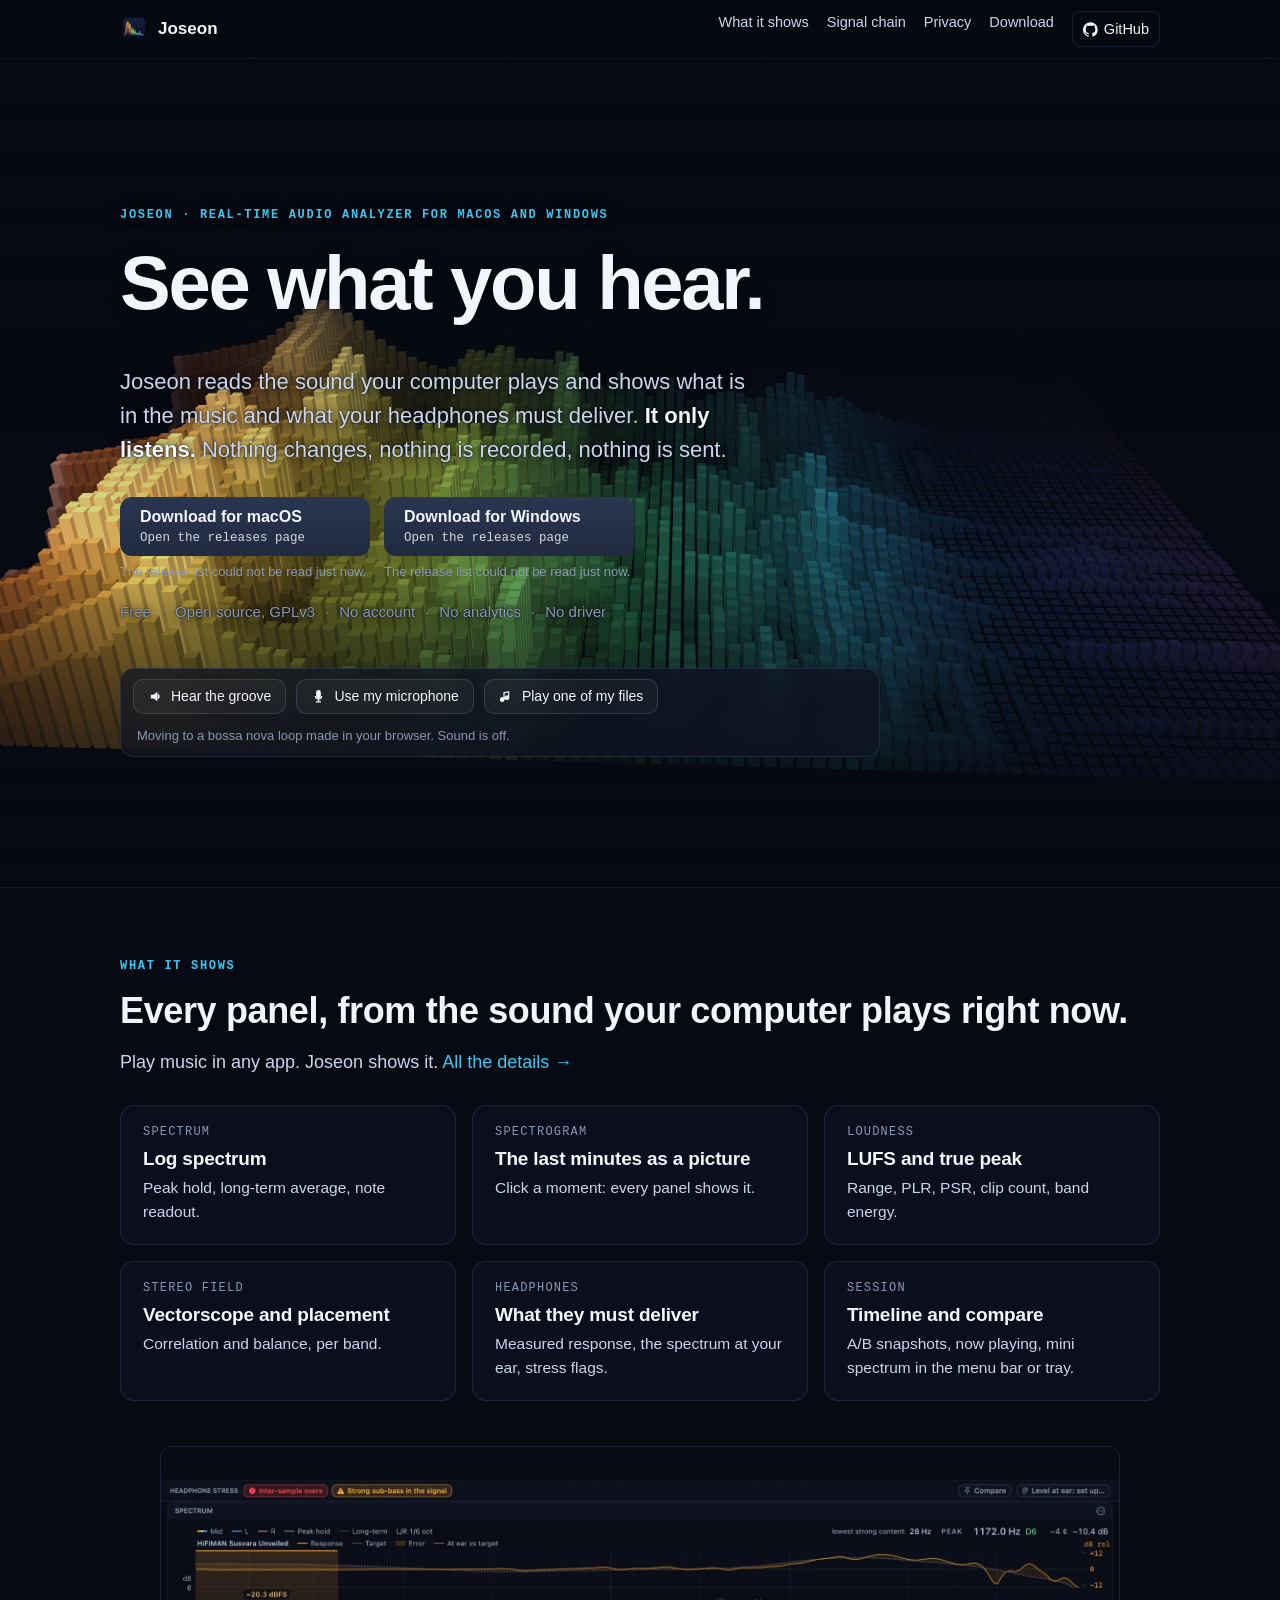
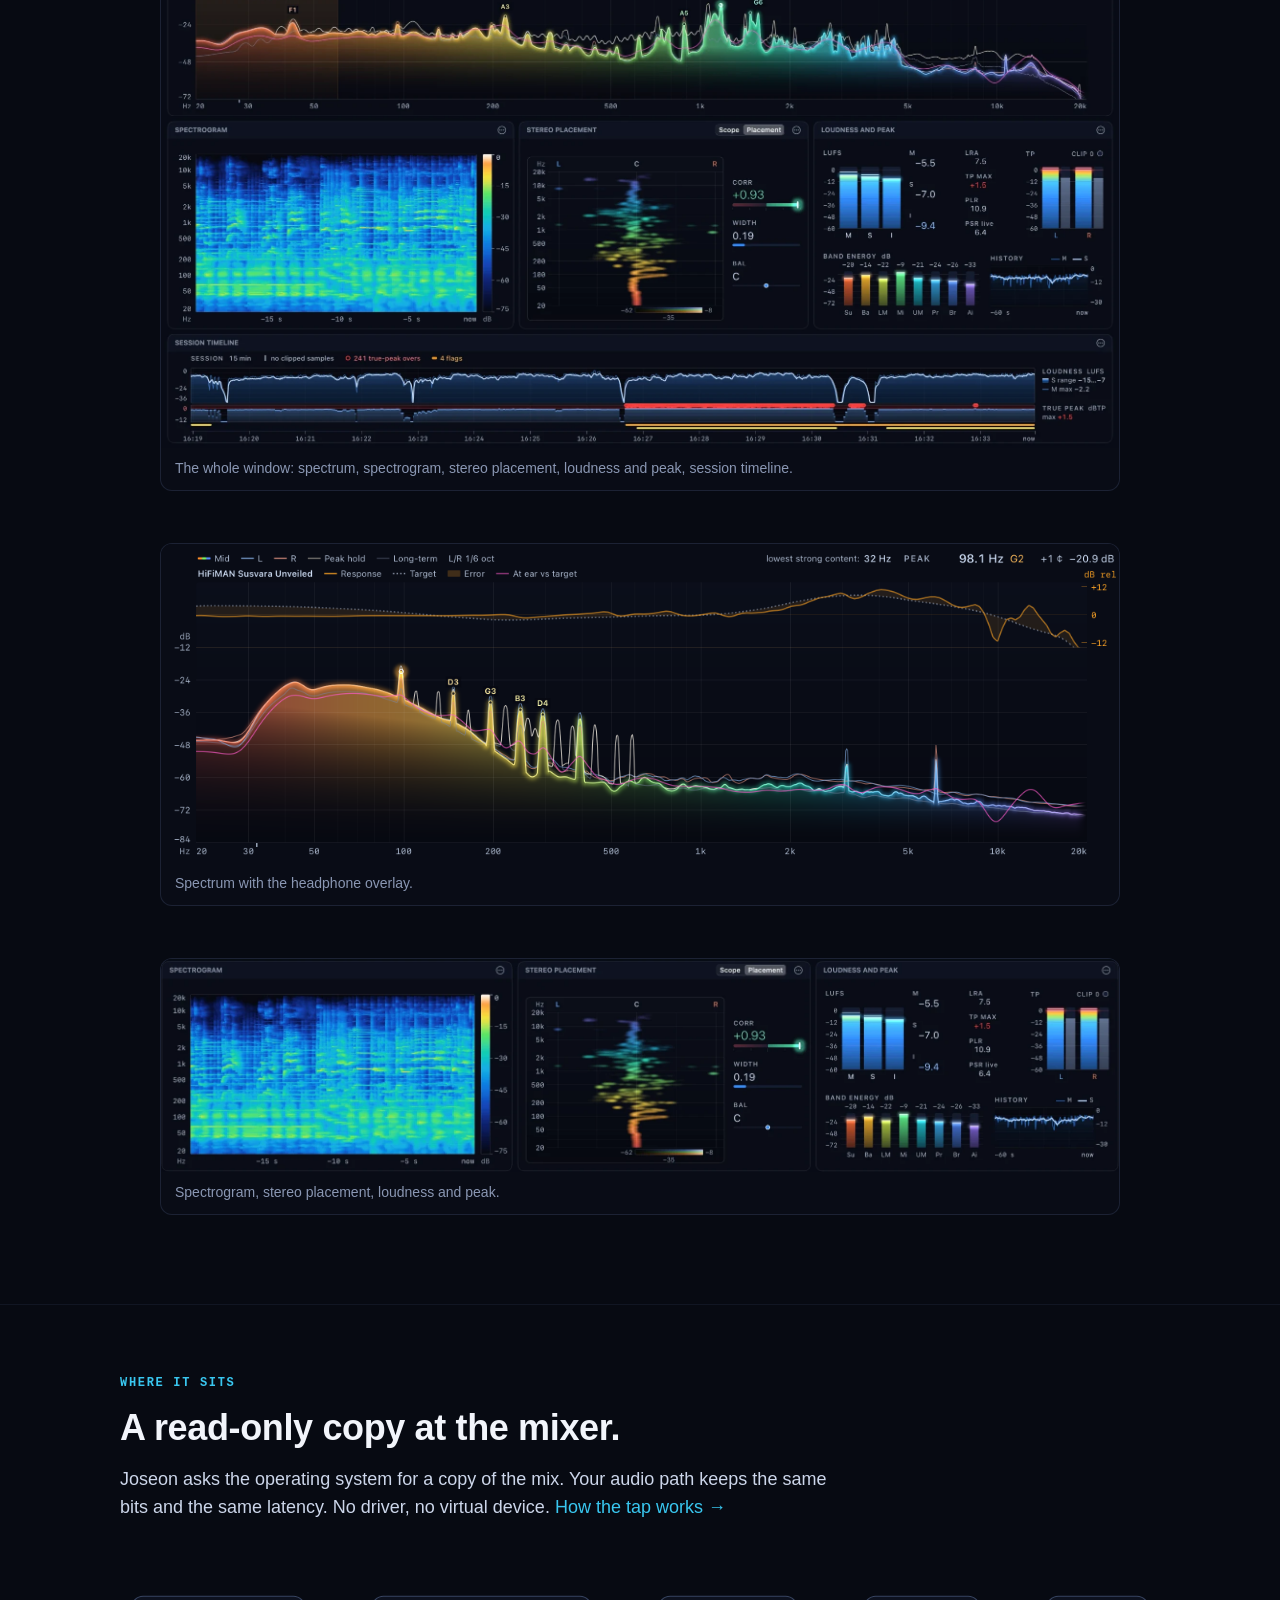
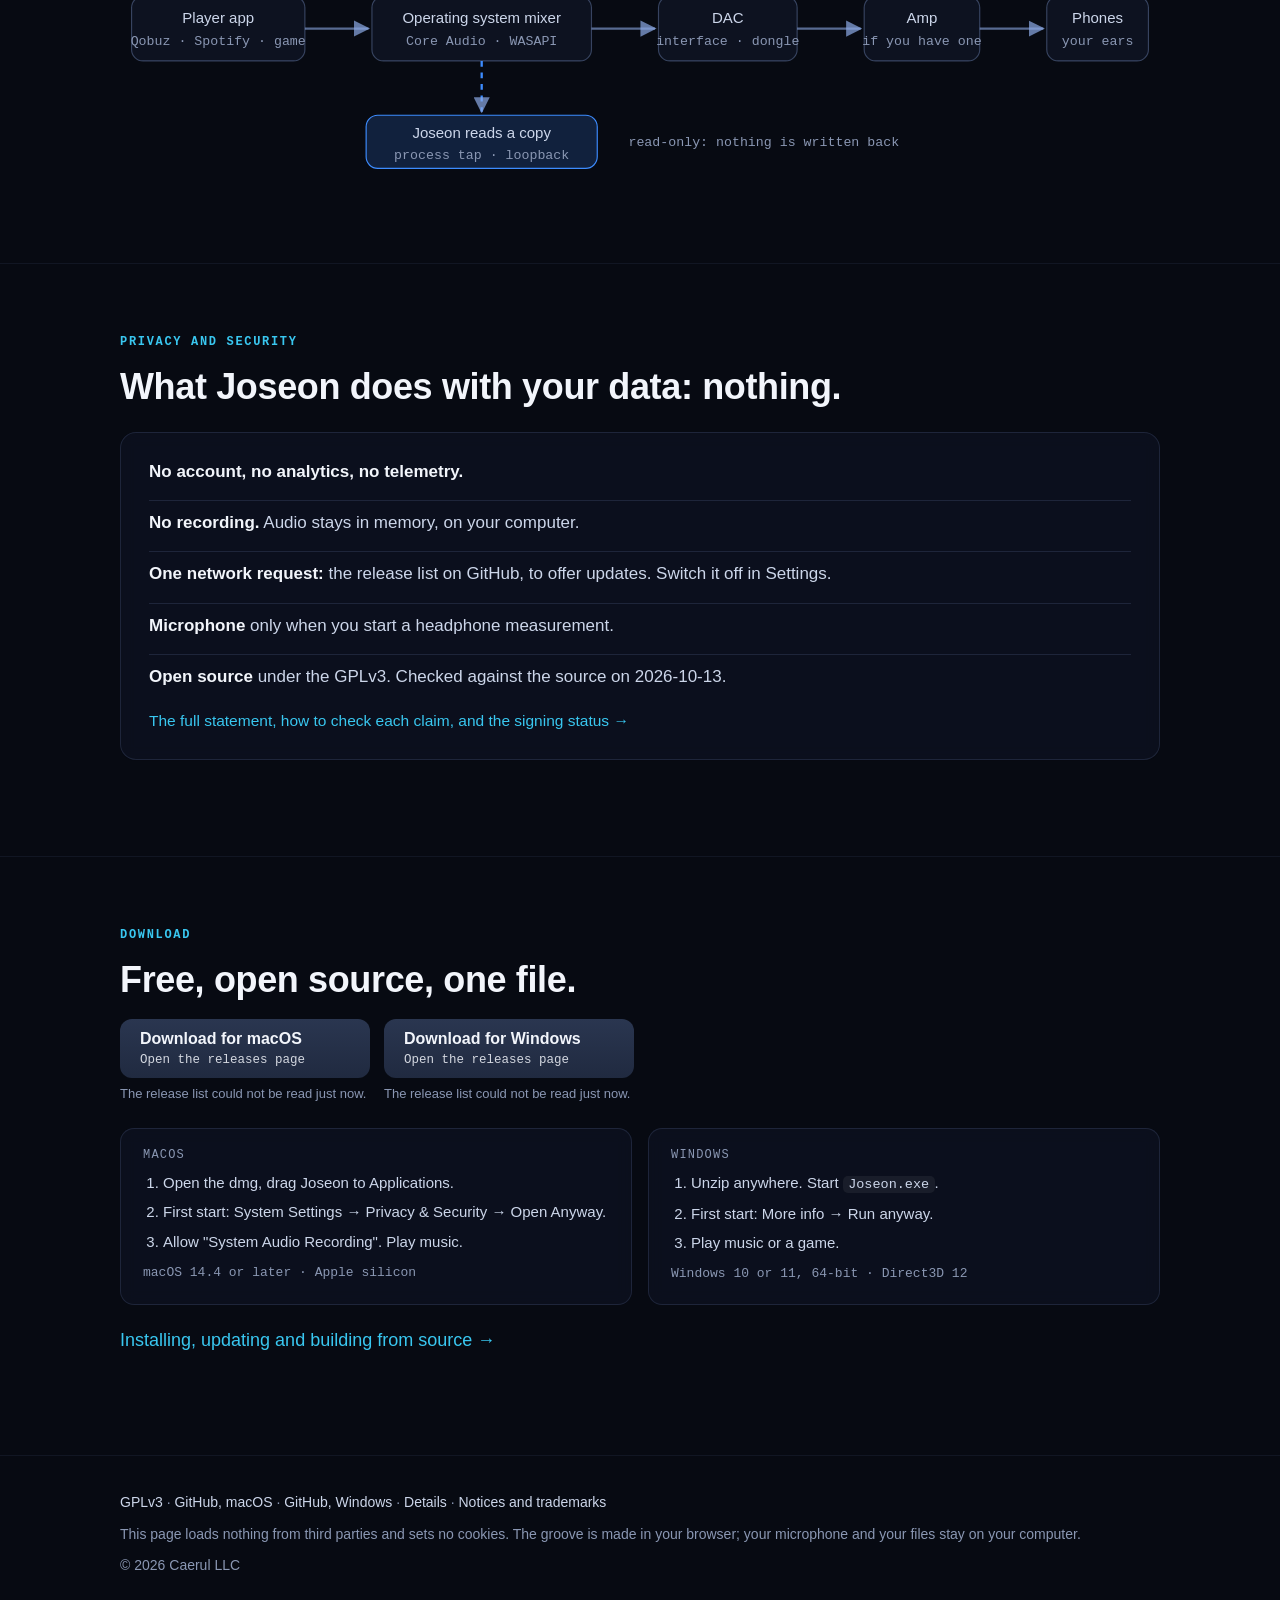
<file: docs/index.html>
<!doctype html>
<html lang="en">
<head>
<meta charset="utf-8">
<meta name="viewport" content="width=device-width, initial-scale=1">
<title>Joseon — See what you hear</title>
<meta name="description" content="Joseon is a free, open-source real-time audio analyzer for macOS and Windows. It shows the spectrum, spectrogram, loudness and stereo field of the sound your computer plays, and what your headphones must deliver. It only listens.">
<meta name="color-scheme" content="dark">
<meta name="theme-color" content="#070A12">
<meta property="og:title" content="Joseon — See what you hear">
<meta property="og:description" content="Free, open-source real-time audio analyzer for macOS and Windows. It only listens: nothing changes in your audio, nothing is recorded, nothing is sent.">
<meta property="og:type" content="website">
<meta property="og:image" content="https://jasas1.github.io/Joseon/site/icon-512.png">
<link rel="icon" type="image/png" sizes="64x64" href="site/favicon-64.png">
<link rel="apple-touch-icon" href="site/icon-256.png">
<link rel="stylesheet" href="site/style.css">
</head>
<body>

<div id="readout" aria-hidden="true"></div>

<nav>
  <div class="wrap">
    <a class="brand" href="#top"><img src="site/icon-256.png" alt="" width="28" height="28">Joseon</a>
    <div class="links">
      <a href="#shows" class="optional">What it shows</a>
      <a href="#chain" class="optional">Signal chain</a>
      <a href="#privacy">Privacy</a>
      <a href="#download">Download</a>
      <a href="https://github.com/jasas1/Joseon" class="gh"><svg viewBox="0 0 16 16" aria-hidden="true"><path d="M8 .2a8 8 0 0 0-2.5 15.6c.4 0 .5-.2.5-.4v-1.5c-2.2.5-2.7-1-2.7-1-.4-.9-.9-1.2-.9-1.2-.7-.5.1-.5.1-.5.8.1 1.2.8 1.2.8.7 1.3 1.9.9 2.3.7.1-.5.3-.9.5-1.1-1.8-.2-3.6-.9-3.6-4 0-.9.3-1.6.8-2.1-.1-.2-.4-1 .1-2.1 0 0 .7-.2 2.2.8a7.6 7.6 0 0 1 4 0c1.5-1 2.2-.8 2.2-.8.5 1.1.2 1.9.1 2.1.5.5.8 1.2.8 2.1 0 3.1-1.9 3.8-3.6 4 .3.2.5.7.5 1.4v2.2c0 .2.1.5.6.4A8 8 0 0 0 8 .2z"/></svg>GitHub</a>
    </div>
  </div>
</nav>

<main id="top">

<section class="hero">
  <canvas id="field" aria-hidden="true"></canvas>
  <div id="veil" aria-hidden="true"></div>
  <div class="wrap">
    <div class="eyebrow">Joseon · real-time audio analyzer for macOS and Windows</div>
    <h1>See what you hear.</h1>
    <p class="lede">Joseon reads the sound your computer plays and shows what is in the music and what your
      headphones must deliver. <b>It only listens.</b> Nothing changes, nothing is recorded, nothing is sent.</p>

    <div class="downloads">
      <div class="download" data-download="mac">
        <a class="btn" href="https://github.com/jasas1/Joseon/releases">
          <span>Download for macOS</span>
          <span class="btn-sub">Reading the release list…</span>
        </a>
        <div class="meta"></div>
      </div>
      <div class="download" data-download="win">
        <a class="btn" href="https://github.com/jasas1/JoseonPC/releases">
          <span>Download for Windows</span>
          <span class="btn-sub">Reading the release list…</span>
        </a>
        <div class="meta"></div>
      </div>
    </div>
    <p class="sub"><span>Free</span><span>Open source, GPLv3</span><span>No account</span><span>No analytics</span><span>No driver</span></p>

    <div id="sound" role="group" aria-label="Sound for the background">
      <button class="chip" id="btn-listen" type="button" disabled>
        <svg viewBox="0 0 16 16"><path d="M3 6v4h3l4 3V3L6 6H3zm9.5 2a3.5 3.5 0 0 0-2-3.15v6.3A3.5 3.5 0 0 0 12.5 8z"/></svg>
        <span>Hear the groove</span>
      </button>
      <button class="chip" id="btn-mic" type="button">
        <svg viewBox="0 0 16 16"><path d="M8 1a2.5 2.5 0 0 0-2.5 2.5v4a2.5 2.5 0 0 0 5 0v-4A2.5 2.5 0 0 0 8 1zm-4 6.5h1.3a2.7 2.7 0 0 0 5.4 0H12a4 4 0 0 1-3.35 3.95V13h2v1.3H5.35V13h2v-1.55A4 4 0 0 1 4 7.5z"/></svg>
        <span>Use my microphone</span>
      </button>
      <button class="chip" id="btn-file" type="button">
        <svg viewBox="0 0 16 16"><path d="M11 1v8.3a2.5 2.5 0 1 1-1.3-2.2V3.6L6 4.5v6.8a2.5 2.5 0 1 1-1.3-2.2V3.4L11 2z"/></svg>
        <span>Play one of my files</span>
      </button>
      <input type="file" id="file-input" accept="audio/*" hidden>
      <div id="sound-status">The background is a spectrum. Pick what it listens to.</div>
    </div>
  </div>
</section>

<section id="shows">
  <div class="wrap">
    <div class="eyebrow">What it shows</div>
    <h2>Every panel, from the sound your computer plays right now.</h2>
    <p class="intro">Play music in any app. Joseon shows it. <a href="details.html#shows">All the details →</a></p>
    <div class="grid">
      <div class="card"><div class="k">Spectrum</div><h3>Log spectrum</h3><p>Peak hold, long-term average, note readout.</p></div>
      <div class="card"><div class="k">Spectrogram</div><h3>The last minutes as a picture</h3><p>Click a moment: every panel shows it.</p></div>
      <div class="card"><div class="k">Loudness</div><h3>LUFS and true peak</h3><p>Range, PLR, PSR, clip count, band energy.</p></div>
      <div class="card"><div class="k">Stereo field</div><h3>Vectorscope and placement</h3><p>Correlation and balance, per band.</p></div>
      <div class="card"><div class="k">Headphones</div><h3>What they must deliver</h3><p>Measured response, the spectrum at your ear, stress flags.</p></div>
      <div class="card"><div class="k">Session</div><h3>Timeline and compare</h3><p>A/B snapshots, now playing, mini spectrum in the menu bar or tray.</p></div>
    </div>

    <div class="shots">
      <figure class="shot"><img src="screenshots/window.webp" alt="The Joseon window: spectrum with headphone overlay, spectrogram, stereo placement, loudness and peak, and the session timeline" loading="lazy" width="2000" height="1255">
        <figcaption>The whole window: spectrum, spectrogram, stereo placement, loudness and peak, session timeline.</figcaption></figure>
      <figure class="shot"><img src="screenshots/spectrum.png" alt="The spectrum panel of Joseon with the headphone overlay" loading="lazy" width="2400" height="800">
        <figcaption>Spectrum with the headphone overlay.</figcaption></figure>
      <figure class="shot"><img src="screenshots/panels.webp" alt="Three panels of Joseon: spectrogram, stereo placement by frequency, loudness and peak meters" loading="lazy" width="1976" height="440">
        <figcaption>Spectrogram, stereo placement, loudness and peak.</figcaption></figure>
    </div>
  </div>
</section>

<section id="chain">
  <div class="wrap">
    <div class="eyebrow">Where it sits</div>
    <h2>A read-only copy at the mixer.</h2>
    <p class="intro">Joseon asks the operating system for a copy of the mix. Your audio path keeps the same bits and
      the same latency. No driver, no virtual device. <a href="details.html#chain">How the tap works →</a></p>

    <svg class="chain" viewBox="0 0 900 200" role="img" aria-label="Signal chain: a player app sends audio to the operating system mixer, which sends it to the DAC, amplifier and headphones. Joseon receives a read-only copy from the mixer.">
      <defs><marker id="arrow" viewBox="0 0 10 10" refX="9" refY="5" markerWidth="7" markerHeight="7" orient="auto"><path d="M0 0L10 5 0 10z" fill="rgba(140,170,230,0.7)"/></marker></defs>
      <g>
        <rect class="box" x="10" y="40" width="150" height="56" rx="10"/>
        <text x="85" y="63" text-anchor="middle">Player app</text>
        <text class="small" x="85" y="82" text-anchor="middle">Qobuz · Spotify · game</text>
        <path class="wire" d="M160 68 H215" marker-end="url(#arrow)"/>
        <rect class="box" x="218" y="40" width="190" height="56" rx="10"/>
        <text x="313" y="63" text-anchor="middle">Operating system mixer</text>
        <text class="small" x="313" y="82" text-anchor="middle">Core Audio · WASAPI</text>
        <path class="wire" d="M408 68 H463" marker-end="url(#arrow)"/>
        <rect class="box" x="466" y="40" width="120" height="56" rx="10"/>
        <text x="526" y="63" text-anchor="middle">DAC</text>
        <text class="small" x="526" y="82" text-anchor="middle">interface · dongle</text>
        <path class="wire" d="M586 68 H641" marker-end="url(#arrow)"/>
        <rect class="box" x="644" y="40" width="100" height="56" rx="10"/>
        <text x="694" y="63" text-anchor="middle">Amp</text>
        <text class="small" x="694" y="82" text-anchor="middle">if you have one</text>
        <path class="wire" d="M744 68 H799" marker-end="url(#arrow)"/>
        <rect class="box" x="802" y="40" width="88" height="56" rx="10"/>
        <text x="846" y="63" text-anchor="middle">Phones</text>
        <text class="small" x="846" y="82" text-anchor="middle">your ears</text>
        <path class="copy" d="M313 96 V140" marker-end="url(#arrow)"/>
        <rect class="tap" x="213" y="143" width="200" height="46" rx="10"/>
        <text x="313" y="163" text-anchor="middle">Joseon reads a copy</text>
        <text class="small" x="313" y="181" text-anchor="middle">process tap · loopback</text>
        <text class="small" x="440" y="170">read-only: nothing is written back</text>
      </g>
    </svg>
  </div>
</section>

<section id="privacy">
  <div class="wrap">
    <div class="eyebrow">Privacy and security</div>
    <h2>What Joseon does with your data: nothing.</h2>
    <div class="statement">
      <ul class="plain">
        <li><b>No account, no analytics, no telemetry.</b></li>
        <li><b>No recording.</b> Audio stays in memory, on your computer.</li>
        <li><b>One network request:</b> the release list on GitHub, to offer updates. Switch it off in Settings.</li>
        <li><b>Microphone</b> only when you start a headphone measurement.</li>
        <li><b>Open source</b> under the GPLv3. Checked against the source on 2026-10-13.</li>
      </ul>
      <p class="more"><a href="details.html#privacy">The full statement, how to check each claim, and the signing status →</a></p>
    </div>
  </div>
</section>

<section id="download">
  <div class="wrap">
    <div class="eyebrow">Download</div>
    <h2>Free, open source, one file.</h2>
    <div class="downloads">
      <div class="download" data-download="mac">
        <a class="btn" href="https://github.com/jasas1/Joseon/releases">
          <span>Download for macOS</span>
          <span class="btn-sub">Reading the release list…</span>
        </a>
        <div class="meta"></div>
      </div>
      <div class="download" data-download="win">
        <a class="btn" href="https://github.com/jasas1/JoseonPC/releases">
          <span>Download for Windows</span>
          <span class="btn-sub">Reading the release list…</span>
        </a>
        <div class="meta"></div>
      </div>
    </div>

    <div class="steps">
      <div class="card">
        <div class="k">macOS</div>
        <ol>
          <li>Open the dmg, drag Joseon to Applications.</li>
          <li>First start: System Settings → Privacy &amp; Security → Open Anyway.</li>
          <li>Allow "System Audio Recording". Play music.</li>
        </ol>
        <div class="req">macOS 14.4 or later · Apple silicon</div>
      </div>
      <div class="card">
        <div class="k">Windows</div>
        <ol>
          <li>Unzip anywhere. Start <code>Joseon.exe</code>.</li>
          <li>First start: More info → Run anyway.</li>
          <li>Play music or a game.</li>
        </ol>
        <div class="req">Windows 10 or 11, 64-bit · Direct3D 12</div>
      </div>
    </div>
    <p class="intro" style="margin-top:22px"><a href="details.html#install">Installing, updating and building from source →</a></p>
  </div>
</section>

</main>

<footer>
  <div class="wrap">
    <div><a href="https://github.com/jasas1/Joseon/blob/main/LICENSE">GPLv3</a> ·
      <a href="https://github.com/jasas1/Joseon">GitHub, macOS</a> · <a href="https://github.com/jasas1/JoseonPC">GitHub, Windows</a> ·
      <a href="details.html">Details</a> · <a href="https://github.com/jasas1/Joseon/blob/main/NOTICE">Notices and trademarks</a></div>
    <div>This page loads nothing from third parties and sets no cookies. The groove is made in your browser;
      your microphone and your files stay on your computer.</div>
    <div>© <span id="year">2026</span> Caerul LLC</div>
  </div>
</footer>

<script type="module" src="site/page.js"></script>
</body>
</html>
</file>
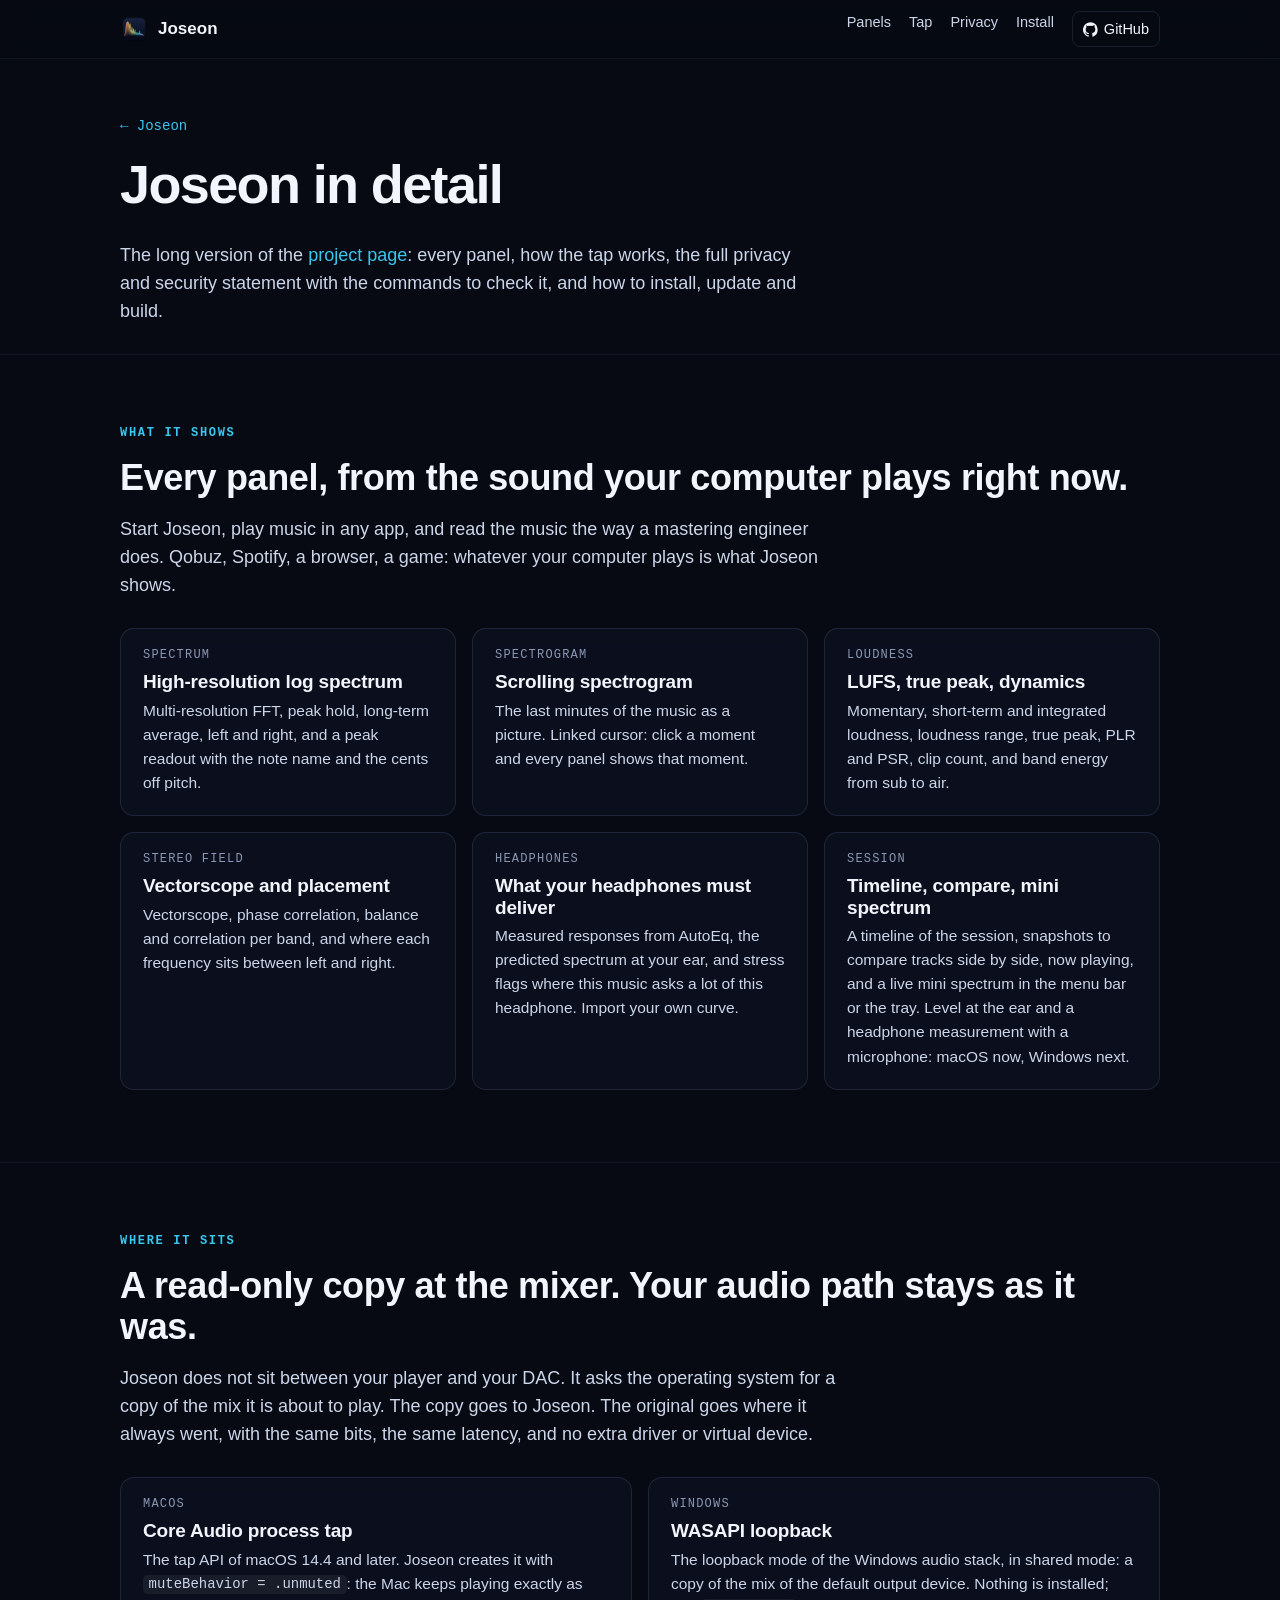
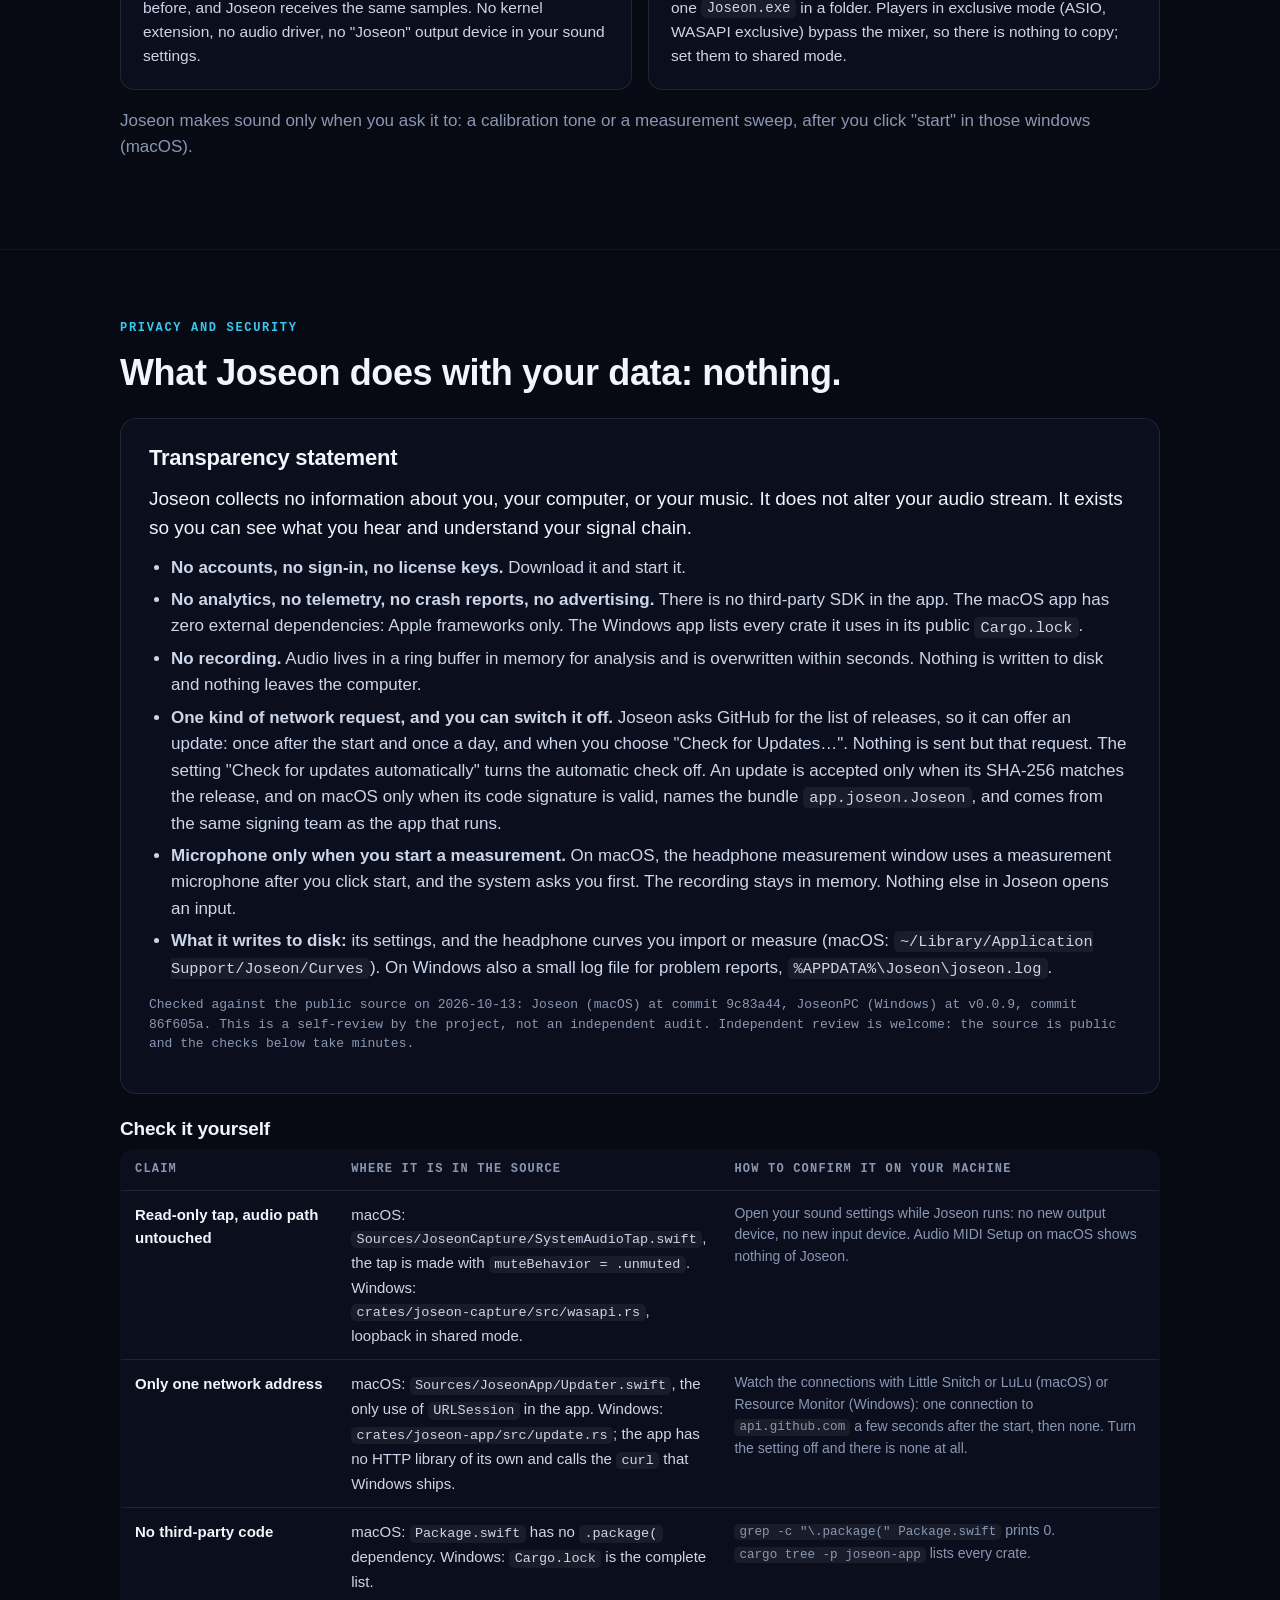
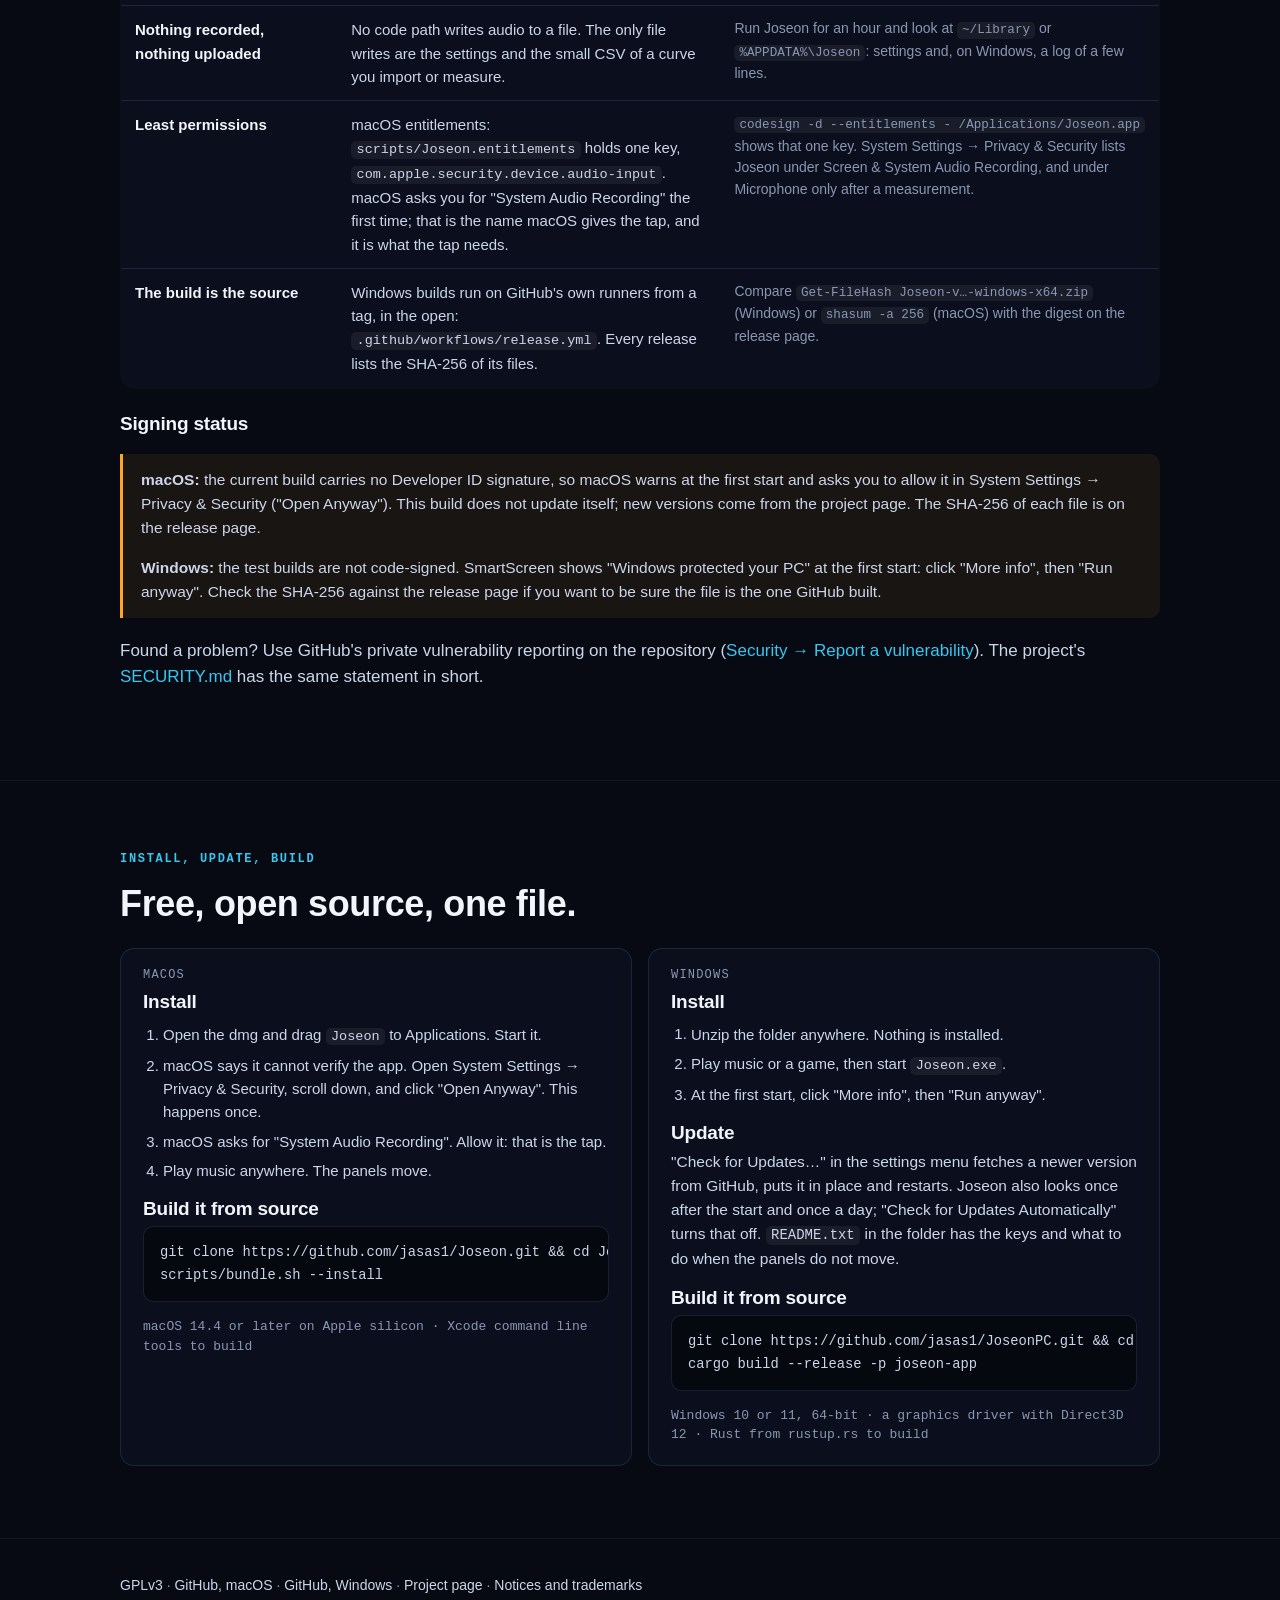
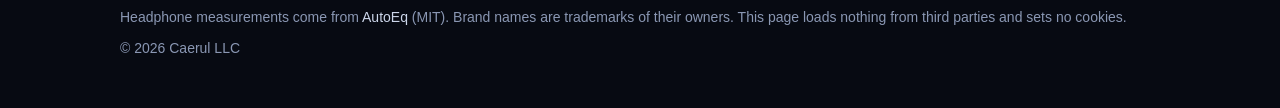
<file: docs/details.html>
<!doctype html>
<html lang="en">
<head>
<meta charset="utf-8">
<meta name="viewport" content="width=device-width, initial-scale=1">
<title>Joseon — Details</title>
<meta name="description" content="Joseon in detail: every panel, how the read-only audio tap works on macOS and Windows, the full privacy and security statement with the commands to check each claim, signing status, installing, updating and building from source.">
<meta name="color-scheme" content="dark">
<meta name="theme-color" content="#070A12">
<link rel="icon" type="image/png" sizes="64x64" href="site/favicon-64.png">
<link rel="apple-touch-icon" href="site/icon-256.png">
<link rel="stylesheet" href="site/style.css">
</head>
<body class="details">

<nav>
  <div class="wrap">
    <a class="brand" href="index.html"><img src="site/icon-256.png" alt="" width="28" height="28">Joseon</a>
    <div class="links">
      <a href="#shows" class="optional">Panels</a>
      <a href="#chain" class="optional">Tap</a>
      <a href="#privacy">Privacy</a>
      <a href="#install">Install</a>
      <a href="https://github.com/jasas1/Joseon" class="gh"><svg viewBox="0 0 16 16" aria-hidden="true"><path d="M8 .2a8 8 0 0 0-2.5 15.6c.4 0 .5-.2.5-.4v-1.5c-2.2.5-2.7-1-2.7-1-.4-.9-.9-1.2-.9-1.2-.7-.5.1-.5.1-.5.8.1 1.2.8 1.2.8.7 1.3 1.9.9 2.3.7.1-.5.3-.9.5-1.1-1.8-.2-3.6-.9-3.6-4 0-.9.3-1.6.8-2.1-.1-.2-.4-1 .1-2.1 0 0 .7-.2 2.2.8a7.6 7.6 0 0 1 4 0c1.5-1 2.2-.8 2.2-.8.5 1.1.2 1.9.1 2.1.5.5.8 1.2.8 2.1 0 3.1-1.9 3.8-3.6 4 .3.2.5.7.5 1.4v2.2c0 .2.1.5.6.4A8 8 0 0 0 8 .2z"/></svg>GitHub</a>
    </div>
  </div>
</nav>

<main>

<section class="page-head">
  <div class="wrap">
    <p class="crumb"><a href="index.html">← Joseon</a></p>
    <h1>Joseon in detail</h1>
    <p class="lede">The long version of the <a href="index.html">project page</a>: every panel, how the tap works,
      the full privacy and security statement with the commands to check it, and how to install, update and build.</p>
  </div>
</section>

<section id="shows">
  <div class="wrap">
    <div class="eyebrow">What it shows</div>
    <h2>Every panel, from the sound your computer plays right now.</h2>
    <p class="intro">Start Joseon, play music in any app, and read the music the way a mastering engineer does.
      Qobuz, Spotify, a browser, a game: whatever your computer plays is what Joseon shows.</p>
    <div class="grid">
      <div class="card"><div class="k">Spectrum</div><h3>High-resolution log spectrum</h3>
        <p>Multi-resolution FFT, peak hold, long-term average, left and right, and a peak readout with the note name
          and the cents off pitch.</p></div>
      <div class="card"><div class="k">Spectrogram</div><h3>Scrolling spectrogram</h3>
        <p>The last minutes of the music as a picture. Linked cursor: click a moment and every panel shows that moment.</p></div>
      <div class="card"><div class="k">Loudness</div><h3>LUFS, true peak, dynamics</h3>
        <p>Momentary, short-term and integrated loudness, loudness range, true peak, PLR and PSR, clip count, and
          band energy from sub to air.</p></div>
      <div class="card"><div class="k">Stereo field</div><h3>Vectorscope and placement</h3>
        <p>Vectorscope, phase correlation, balance and correlation per band, and where each frequency sits between
          left and right.</p></div>
      <div class="card"><div class="k">Headphones</div><h3>What your headphones must deliver</h3>
        <p>Measured responses from AutoEq, the predicted spectrum at your ear, and stress flags where this music asks
          a lot of this headphone. Import your own curve.</p></div>
      <div class="card"><div class="k">Session</div><h3>Timeline, compare, mini spectrum</h3>
        <p>A timeline of the session, snapshots to compare tracks side by side, now playing, and a live mini spectrum
          in the menu bar or the tray. Level at the ear and a headphone measurement with a microphone: macOS now,
          Windows next.</p></div>
    </div>
  </div>
</section>

<section id="chain">
  <div class="wrap">
    <div class="eyebrow">Where it sits</div>
    <h2>A read-only copy at the mixer. Your audio path stays as it was.</h2>
    <p class="intro">Joseon does not sit between your player and your DAC. It asks the operating system for a copy of
      the mix it is about to play. The copy goes to Joseon. The original goes where it always went, with the same
      bits, the same latency, and no extra driver or virtual device.</p>
    <div class="grid">
      <div class="card"><div class="k">macOS</div><h3>Core Audio process tap</h3>
        <p>The tap API of macOS 14.4 and later. Joseon creates it with <code>muteBehavior = .unmuted</code>: the Mac
          keeps playing exactly as before, and Joseon receives the same samples. No kernel extension, no audio
          driver, no "Joseon" output device in your sound settings.</p></div>
      <div class="card"><div class="k">Windows</div><h3>WASAPI loopback</h3>
        <p>The loopback mode of the Windows audio stack, in shared mode: a copy of the mix of the default output
          device. Nothing is installed; one <code>Joseon.exe</code> in a folder. Players in exclusive mode (ASIO,
          WASAPI exclusive) bypass the mixer, so there is nothing to copy; set them to shared mode.</p></div>
    </div>
    <p class="dim" style="margin-top:18px">Joseon makes sound only when you ask it to: a calibration tone or a
      measurement sweep, after you click "start" in those windows (macOS).</p>
  </div>
</section>

<section id="privacy">
  <div class="wrap">
    <div class="eyebrow">Privacy and security</div>
    <h2>What Joseon does with your data: nothing.</h2>

    <div class="statement">
      <h3>Transparency statement</h3>
      <p class="big">Joseon collects no information about you, your computer, or your music. It does not alter your
        audio stream. It exists so you can see what you hear and understand your signal chain.</p>
      <ul>
        <li><b>No accounts, no sign-in, no license keys.</b> Download it and start it.</li>
        <li><b>No analytics, no telemetry, no crash reports, no advertising.</b> There is no third-party SDK in the app.
          The macOS app has zero external dependencies: Apple frameworks only. The Windows app lists every crate it
          uses in its public <code>Cargo.lock</code>.</li>
        <li><b>No recording.</b> Audio lives in a ring buffer in memory for analysis and is overwritten within
          seconds. Nothing is written to disk and nothing leaves the computer.</li>
        <li><b>One kind of network request, and you can switch it off.</b> Joseon asks GitHub for the list of
          releases, so it can offer an update: once after the start and once a day, and when you choose "Check for
          Updates…". Nothing is sent but that request. The setting "Check for updates automatically" turns the
          automatic check off. An update is accepted only when its SHA-256 matches the release, and on macOS only
          when its code signature is valid, names the bundle <code>app.joseon.Joseon</code>, and comes from the same
          signing team as the app that runs.</li>
        <li><b>Microphone only when you start a measurement.</b> On macOS, the headphone measurement window uses a
          measurement microphone after you click start, and the system asks you first. The recording stays in memory.
          Nothing else in Joseon opens an input.</li>
        <li><b>What it writes to disk:</b> its settings, and the headphone curves you import or measure
          (macOS: <code>~/Library/Application Support/Joseon/Curves</code>). On Windows also a small log file for problem
          reports, <code>%APPDATA%\Joseon\joseon.log</code>.</li>
      </ul>
      <p class="signed">Checked against the public source on 2026-10-13: Joseon (macOS) at commit 9c83a44, JoseonPC
        (Windows) at v0.0.9, commit 86f605a. This is a self-review by the project, not an independent audit.
        Independent review is welcome: the source is public and the checks below take minutes.</p>
    </div>

    <h3 id="verify">Check it yourself</h3>
    <table class="claims">
      <thead><tr><th>Claim</th><th>Where it is in the source</th><th>How to confirm it on your machine</th></tr></thead>
      <tbody>
        <tr><td>Read-only tap, audio path untouched</td>
          <td>macOS: <code>Sources/JoseonCapture/SystemAudioTap.swift</code>, the tap is made with
            <code>muteBehavior = .unmuted</code>. Windows: <code>crates/joseon-capture/src/wasapi.rs</code>, loopback in shared mode.</td>
          <td>Open your sound settings while Joseon runs: no new output device, no new input device. Audio MIDI Setup on
            macOS shows nothing of Joseon.</td></tr>
        <tr><td>Only one network address</td>
          <td>macOS: <code>Sources/JoseonApp/Updater.swift</code>, the only use of <code>URLSession</code> in the app.
            Windows: <code>crates/joseon-app/src/update.rs</code>; the app has no HTTP library of its own and calls the
            <code>curl</code> that Windows ships.</td>
          <td>Watch the connections with Little Snitch or LuLu (macOS) or Resource Monitor (Windows): one connection to
            <code>api.github.com</code> a few seconds after the start, then none. Turn the setting off and there is none at all.</td></tr>
        <tr><td>No third-party code</td>
          <td>macOS: <code>Package.swift</code> has no <code>.package(</code> dependency. Windows: <code>Cargo.lock</code>
            is the complete list.</td>
          <td><code>grep -c "\.package(" Package.swift</code> prints 0. <code>cargo tree -p joseon-app</code> lists every crate.</td></tr>
        <tr><td>Nothing recorded, nothing uploaded</td>
          <td>No code path writes audio to a file. The only file writes are the settings and the small CSV of a curve you
            import or measure.</td>
          <td>Run Joseon for an hour and look at <code>~/Library</code> or <code>%APPDATA%\Joseon</code>: settings and, on
            Windows, a log of a few lines.</td></tr>
        <tr><td>Least permissions</td>
          <td>macOS entitlements: <code>scripts/Joseon.entitlements</code> holds one key,
            <code>com.apple.security.device.audio-input</code>. macOS asks you for "System Audio Recording" the first time; that
            is the name macOS gives the tap, and it is what the tap needs.</td>
          <td><code>codesign -d --entitlements - /Applications/Joseon.app</code> shows that one key. System Settings →
            Privacy &amp; Security lists Joseon under Screen &amp; System Audio Recording, and under Microphone only after a
            measurement.</td></tr>
        <tr><td>The build is the source</td>
          <td>Windows builds run on GitHub's own runners from a tag, in the open:
            <code>.github/workflows/release.yml</code>. Every release lists the SHA-256 of its files.</td>
          <td>Compare <code>Get-FileHash Joseon-v…-windows-x64.zip</code> (Windows) or <code>shasum -a 256</code> (macOS)
            with the digest on the release page.</td></tr>
      </tbody>
    </table>

    <h3 id="signing">Signing status</h3>
    <div class="callout">
      <p><b>macOS:</b> the current build carries no Developer ID signature, so macOS warns at the first start and
        asks you to allow it in System Settings → Privacy &amp; Security ("Open Anyway"). This build does not update
        itself; new versions come from the project page. The SHA-256 of each file is on the release page.</p>
      <p><b>Windows:</b> the test builds are not code-signed. SmartScreen shows "Windows protected your PC" at the
        first start: click "More info", then "Run anyway". Check the SHA-256 against the release page if you want to be
        sure the file is the one GitHub built.</p>
    </div>

    <p>Found a problem? Use GitHub's private vulnerability reporting on the repository
      (<a href="https://github.com/jasas1/Joseon/security">Security → Report a vulnerability</a>). The project's
      <a href="https://github.com/jasas1/Joseon/blob/main/SECURITY.md">SECURITY.md</a> has the same statement in short.</p>
  </div>
</section>

<section id="install">
  <div class="wrap">
    <div class="eyebrow">Install, update, build</div>
    <h2>Free, open source, one file.</h2>
    <div class="steps">
      <div class="card">
        <div class="k">macOS</div>
        <h3>Install</h3>
        <ol>
          <li>Open the dmg and drag <code>Joseon</code> to Applications. Start it.</li>
          <li>macOS says it cannot verify the app. Open System Settings → Privacy &amp; Security, scroll down, and click
            "Open Anyway". This happens once.</li>
          <li>macOS asks for "System Audio Recording". Allow it: that is the tap.</li>
          <li>Play music anywhere. The panels move.</li>
        </ol>
        <h3 style="margin-top:16px">Build it from source</h3>
<pre><code>git clone https://github.com/jasas1/Joseon.git &amp;&amp; cd Joseon
scripts/bundle.sh --install</code></pre>
        <div class="req">macOS 14.4 or later on Apple silicon · Xcode command line tools to build</div>
      </div>
      <div class="card">
        <div class="k">Windows</div>
        <h3>Install</h3>
        <ol>
          <li>Unzip the folder anywhere. Nothing is installed.</li>
          <li>Play music or a game, then start <code>Joseon.exe</code>.</li>
          <li>At the first start, click "More info", then "Run anyway".</li>
        </ol>
        <h3 style="margin-top:16px">Update</h3>
        <p>"Check for Updates…" in the settings menu fetches a newer version from GitHub, puts it in place and
          restarts. Joseon also looks once after the start and once a day; "Check for Updates Automatically" turns
          that off. <code>README.txt</code> in the folder has the keys and what to do when the panels do not move.</p>
        <h3 style="margin-top:16px">Build it from source</h3>
<pre><code>git clone https://github.com/jasas1/JoseonPC.git &amp;&amp; cd JoseonPC
cargo build --release -p joseon-app</code></pre>
        <div class="req">Windows 10 or 11, 64-bit · a graphics driver with Direct3D 12 · Rust from rustup.rs to build</div>
      </div>
    </div>
  </div>
</section>

</main>

<footer>
  <div class="wrap">
    <div><a href="https://github.com/jasas1/Joseon/blob/main/LICENSE">GPLv3</a> ·
      <a href="https://github.com/jasas1/Joseon">GitHub, macOS</a> · <a href="https://github.com/jasas1/JoseonPC">GitHub, Windows</a> ·
      <a href="index.html">Project page</a> · <a href="https://github.com/jasas1/Joseon/blob/main/NOTICE">Notices and trademarks</a></div>
    <div>Headphone measurements come from <a href="https://github.com/jaakkopasanen/AutoEq">AutoEq</a> (MIT). Brand
      names are trademarks of their owners. This page loads nothing from third parties and sets no cookies.</div>
    <div>© 2026 Caerul LLC</div>
  </div>
</footer>

</body>
</html>
</file>
<file: docs/site/style.css>
/* Joseon — project page. Dark like the app, one accent, system fonts, no third-party assets. */

:root {
  --bg: #070A12;
  --bg-2: #0B1020;
  --panel: rgba(14, 19, 34, 0.72);
  --panel-line: rgba(140, 170, 230, 0.14);
  --text: #CCD6EA;
  --text-dim: #8A97B3;
  --text-bright: #F2F5FB;
  --accent: #3D8CFF;
  --accent-2: #39C7F0;
  --warn: #FFA626;
  --ok: #58D68D;
  --mono: ui-monospace, "SF Mono", Menlo, Consolas, "Liberation Mono", monospace;
  --sans: ui-sans-serif, -apple-system, BlinkMacSystemFont, "SF Pro Text", "Segoe UI Variable Text", "Segoe UI", Inter, Roboto, Helvetica, Arial, sans-serif;
  --maxw: 1080px;
  --gutter: 20px;
}

* { box-sizing: border-box; }
html { scroll-behavior: smooth; -webkit-text-size-adjust: 100%; }
body {
  margin: 0;
  background: var(--bg);
  color: var(--text);
  font-family: var(--sans);
  font-size: 17px;
  line-height: 1.55;
  overflow-x: hidden;
}
a { color: var(--accent-2); text-decoration: none; }
a:hover { text-decoration: underline; }
h1, h2, h3 { color: var(--text-bright); letter-spacing: -0.01em; line-height: 1.15; margin: 0 0 0.5em; }
h1 { font-size: clamp(40px, 7vw, 76px); font-weight: 700; letter-spacing: -0.03em; }
h2 { font-size: clamp(26px, 3.6vw, 36px); font-weight: 650; }
h3 { font-size: 19px; font-weight: 600; }
p { margin: 0 0 1em; }
code, kbd, pre { font-family: var(--mono); font-size: 0.9em; }
code { background: rgba(255, 255, 255, 0.06); padding: 0.1em 0.4em; border-radius: 5px; }
pre {
  background: rgba(0, 0, 0, 0.45);
  border: 1px solid var(--panel-line);
  border-radius: 10px;
  padding: 14px 16px;
  overflow-x: auto;
  margin: 0 0 1em;
  line-height: 1.5;
}
pre code { background: none; padding: 0; }
.dim { color: var(--text-dim); }
.mono { font-family: var(--mono); }

/* The field sits behind the hero only and scrolls away with it. */
#field {
  position: absolute;
  inset: 0;
  width: 100%;
  height: 100%;
  z-index: 0;
  display: block;
}
#veil {
  position: absolute;
  inset: 0;
  z-index: 1;
  pointer-events: none;
  background:
    linear-gradient(180deg, rgba(7, 10, 18, 0.72) 0%, rgba(7, 10, 18, 0.25) 30%, rgba(7, 10, 18, 0.15) 62%, rgba(7, 10, 18, 0.85) 92%, var(--bg) 100%);
}
#readout {
  position: fixed;
  left: 0; top: 0;
  z-index: 3;
  pointer-events: none;
  font: 12px/1 var(--mono);
  color: var(--text-bright);
  background: rgba(10, 14, 26, 0.8);
  border: 1px solid var(--panel-line);
  border-radius: 6px;
  padding: 6px 8px;
  opacity: 0;
  transition: opacity 0.25s;
  white-space: nowrap;
}
#readout.on { opacity: 1; }

/* Layout */
main { position: relative; z-index: 2; }
.wrap { max-width: var(--maxw); margin: 0 auto; padding: 0 var(--gutter); }
section { padding: 72px 0; }
.hero .lede, .hero .sub, .hero h1, .hero .eyebrow { text-shadow: 0 1px 12px rgba(7, 10, 18, 0.9), 0 0 2px rgba(7, 10, 18, 1); }
section + section { border-top: 1px solid rgba(140, 170, 230, 0.08); }

nav {
  position: sticky; top: 0; z-index: 4;
  backdrop-filter: blur(14px); -webkit-backdrop-filter: blur(14px);
  background: rgba(7, 10, 18, 0.55);
  border-bottom: 1px solid rgba(140, 170, 230, 0.08);
}
nav .wrap { display: flex; align-items: center; gap: 22px; height: 58px; }
nav .brand { display: flex; align-items: center; gap: 10px; color: var(--text-bright); font-weight: 650; font-size: 17px; }
nav .brand img { width: 28px; height: 28px; border-radius: 7px; }
nav .links { margin-left: auto; display: flex; gap: 18px; font-size: 14.5px; }
nav .links a { color: var(--text); white-space: nowrap; }
nav .links a:hover { color: var(--text-bright); text-decoration: none; }
nav .links a.gh { display: inline-flex; align-items: center; gap: 6px; color: var(--text-bright); padding: 6px 10px; border: 1px solid var(--panel-line); border-radius: 8px; }
nav .links a.gh svg { width: 15px; height: 15px; fill: currentColor; }
@media (max-width: 640px) { nav .links a.optional { display: none; } }

/* Hero */
.hero { position: relative; overflow: hidden; padding: 92px 0 72px; min-height: 92vh; display: flex; align-items: center; }
.hero .wrap { position: relative; z-index: 2; width: 100%; }
.hero .lede { font-size: clamp(18px, 2.2vw, 22px); color: var(--text); max-width: 640px; margin-bottom: 30px; }
.hero .lede b { color: var(--text-bright); font-weight: 600; }
.hero .sub { color: var(--text-dim); font-size: 15px; margin-top: 18px; }
.hero .sub span + span::before { content: "·"; margin: 0 10px; color: var(--text-dim); }
.eyebrow { font: 600 12px/1 var(--mono); letter-spacing: 0.14em; text-transform: uppercase; color: var(--accent-2); margin-bottom: 18px; }

.downloads { display: flex; flex-wrap: wrap; gap: 14px; }
.download { display: flex; flex-direction: column; gap: 6px; min-width: 250px; }
.on-win .download[data-download="win"], .on-mac .download[data-download="mac"] { order: -1; }
.btn {
  display: inline-flex; flex-direction: column; justify-content: center;
  min-height: 58px;
  padding: 10px 20px;
  border-radius: 12px;
  background: linear-gradient(180deg, #4C97FF, #2F7BEC);
  color: #fff;
  font-weight: 600;
  font-size: 16px;
  line-height: 1.25;
  box-shadow: 0 8px 28px rgba(61, 140, 255, 0.25), inset 0 1px 0 rgba(255, 255, 255, 0.18);
  transition: transform 0.12s, box-shadow 0.12s;
}
.btn:hover { text-decoration: none; transform: translateY(-1px); box-shadow: 0 12px 34px rgba(61, 140, 255, 0.33), inset 0 1px 0 rgba(255, 255, 255, 0.18); }
.btn .btn-sub { font: 12.5px/1.3 var(--mono); opacity: 0.85; font-weight: 400; margin-top: 3px; }
.download.pending .btn, .download.failed .btn { background: linear-gradient(180deg, #2A3650, #202A40); box-shadow: none; color: var(--text-bright); }
.download .meta { font-size: 13px; color: var(--text-dim); min-height: 1.2em; }
.download .meta a { color: var(--text); }
.tag { display: inline-block; font: 600 11px/1 var(--mono); letter-spacing: 0.08em; text-transform: uppercase; color: var(--warn); border: 1px solid rgba(255, 166, 38, 0.4); border-radius: 4px; padding: 3px 5px; vertical-align: 1px; }

/* Sound controls */
#sound {
  display: flex; flex-wrap: wrap; align-items: center; gap: 10px;
  margin-top: 44px;
  padding: 10px 12px;
  border: 1px solid var(--panel-line);
  border-radius: 14px;
  background: var(--panel);
  backdrop-filter: blur(10px); -webkit-backdrop-filter: blur(10px);
  max-width: 760px;
}
#sound .chip {
  display: inline-flex; align-items: center; gap: 8px;
  padding: 9px 14px;
  border-radius: 10px;
  border: 1px solid rgba(140, 170, 230, 0.2);
  background: rgba(255, 255, 255, 0.04);
  color: var(--text-bright);
  font: 500 14px/1 var(--sans);
  cursor: pointer;
}
#sound .chip:hover { background: rgba(255, 255, 255, 0.08); }
#sound .chip:disabled { opacity: 0.5; cursor: default; }
#sound .chip.active { border-color: var(--accent); background: rgba(61, 140, 255, 0.2); }
#sound .chip svg { width: 15px; height: 15px; fill: currentColor; }
#sound-status { flex-basis: 100%; font-size: 13px; color: var(--text-dim); padding: 2px 4px 0; }

/* Cards */
.grid { display: grid; grid-template-columns: repeat(auto-fit, minmax(260px, 1fr)); gap: 16px; }
.card {
  background: var(--panel);
  border: 1px solid var(--panel-line);
  border-radius: 14px;
  padding: 20px 22px;
  backdrop-filter: blur(8px); -webkit-backdrop-filter: blur(8px);
}
.card h3 { margin-bottom: 6px; }
.card p { margin: 0; color: var(--text); font-size: 15.5px; }
.card .k { color: var(--text-dim); font: 12px/1 var(--mono); letter-spacing: 0.1em; text-transform: uppercase; margin-bottom: 10px; }

.shots { display: grid; gap: 18px; margin-top: 28px; }
.shot { border-radius: 12px; overflow: hidden; border: 1px solid var(--panel-line); background: #090C16; }
.shot img { display: block; width: 100%; height: auto; }
.shot figcaption { padding: 10px 14px; font-size: 14px; color: var(--text-dim); }

.intro { max-width: 720px; font-size: 18px; margin-bottom: 28px; }

/* Signal chain diagram */
.chain { width: 100%; height: auto; display: block; margin: 20px 0 10px; }
.chain text { font-family: var(--sans); font-size: 13px; fill: var(--text); }
.chain .box { fill: rgba(14, 19, 34, 0.9); stroke: rgba(140, 170, 230, 0.35); }
.chain .tap { fill: rgba(61, 140, 255, 0.18); stroke: var(--accent); }
.chain .wire { stroke: rgba(140, 170, 230, 0.6); stroke-width: 2; fill: none; }
.chain .copy { stroke: var(--accent); stroke-width: 2; stroke-dasharray: 5 5; fill: none; }
.chain .small { font-size: 11.5px; fill: var(--text-dim); font-family: var(--mono); }

/* Claims table */
.claims {
  width: 100%; border-collapse: collapse; font-size: 15px; margin: 8px 0 24px;
  background: var(--panel); border: 1px solid var(--panel-line); border-radius: 14px; overflow: hidden;
  backdrop-filter: blur(8px); -webkit-backdrop-filter: blur(8px);
}
.claims th, .claims td { text-align: left; vertical-align: top; padding: 12px 14px; border-top: 1px solid var(--panel-line); }
.claims thead th { border-top: 0; }
.claims th { color: var(--text-dim); font: 600 12px/1.3 var(--mono); letter-spacing: 0.1em; text-transform: uppercase; }
.claims td:first-child { color: var(--text-bright); font-weight: 600; width: 28%; }
.claims td:last-child { color: var(--text-dim); font-size: 14px; }
.claims code { white-space: nowrap; }
@media (max-width: 720px) {
  .claims thead { display: none; }
  .claims tr { display: block; padding: 10px 14px; border-top: 1px solid var(--panel-line); }
  .claims td { display: block; border: 0; padding: 4px 0; width: auto !important; }
  .claims code { white-space: normal; }
}

.callout {
  border-left: 3px solid var(--warn);
  background: rgba(255, 166, 38, 0.07);
  padding: 14px 18px;
  border-radius: 0 10px 10px 0;
  margin: 20px 0;
  font-size: 15.5px;
}
.callout.ok { border-color: var(--ok); background: rgba(88, 214, 141, 0.07); }
.callout.info { border-color: var(--accent); background: rgba(61, 140, 255, 0.08); }
.callout p:last-child { margin: 0; }

.statement {
  background: var(--panel);
  border: 1px solid var(--panel-line);
  border-radius: 16px;
  padding: 26px 28px;
  margin: 24px 0;
  backdrop-filter: blur(8px); -webkit-backdrop-filter: blur(8px);
}
.statement h3 { font-size: 22px; margin-bottom: 14px; }
.statement .big { font-size: 19px; color: var(--text-bright); margin-bottom: 12px; }
.statement ul { padding-left: 22px; margin: 0 0 12px; }
.statement li { margin-bottom: 6px; }
.statement .signed { color: var(--text-dim); font: 13px/1.5 var(--mono); margin-top: 14px; }
.statement ul.plain { list-style: none; padding: 0; margin: 0 0 10px; }
.statement ul.plain li { padding: 9px 0; border-top: 1px solid var(--panel-line); font-size: 17px; }
.statement ul.plain li:first-child { border-top: 0; padding-top: 0; }
.statement ul.plain b { color: var(--text-bright); }
.statement .more { margin: 10px 0 0; font-size: 15.5px; }

/* The details page */
body.details .page-head { padding: 60px 0 10px; }
body.details .page-head h1 { font-size: clamp(34px, 5vw, 54px); }
body.details .page-head .lede { font-size: 18px; max-width: 680px; }
body.details .crumb { font: 14px/1 var(--mono); margin-bottom: 20px; }

/* Install steps */
.steps { display: grid; grid-template-columns: repeat(auto-fit, minmax(300px, 1fr)); gap: 16px; margin-top: 24px; }
.steps ol { padding-left: 20px; margin: 10px 0 0; }
.steps li { margin-bottom: 6px; font-size: 15px; }
.req { font: 13px/1.5 var(--mono); color: var(--text-dim); margin-top: 10px; }

footer { position: relative; z-index: 2; padding: 36px 0 48px; border-top: 1px solid rgba(140, 170, 230, 0.08); font-size: 14px; color: var(--text-dim); }
footer .wrap { display: grid; gap: 10px; }
footer a { color: var(--text); }

@media (prefers-reduced-motion: reduce) {
  html { scroll-behavior: auto; }
  .btn { transition: none; }
}
@media (max-width: 640px) {
  body { font-size: 16px; }
  section { padding: 52px 0; }
  .hero { padding-top: 56px; min-height: 0; }
  .download { min-width: 0; flex: 1 1 100%; }
  .btn { width: 100%; }
}
</file>
